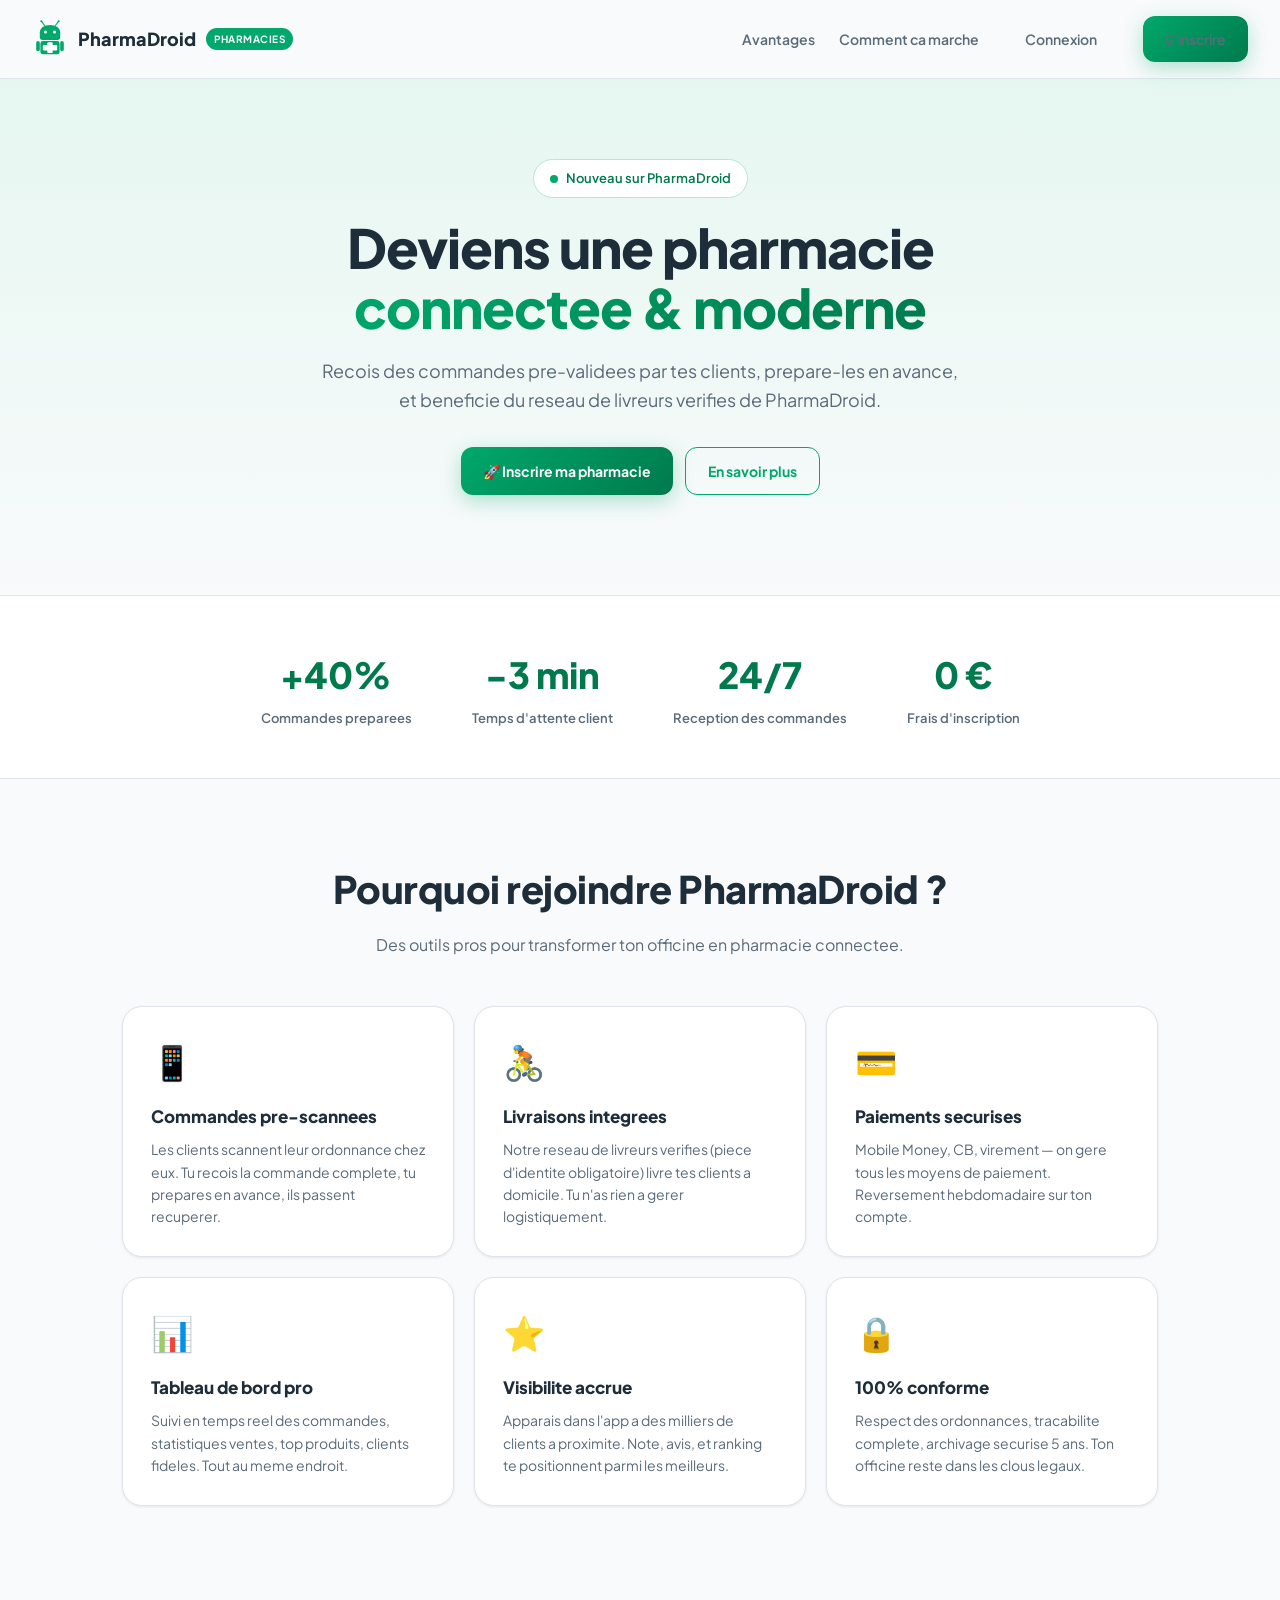
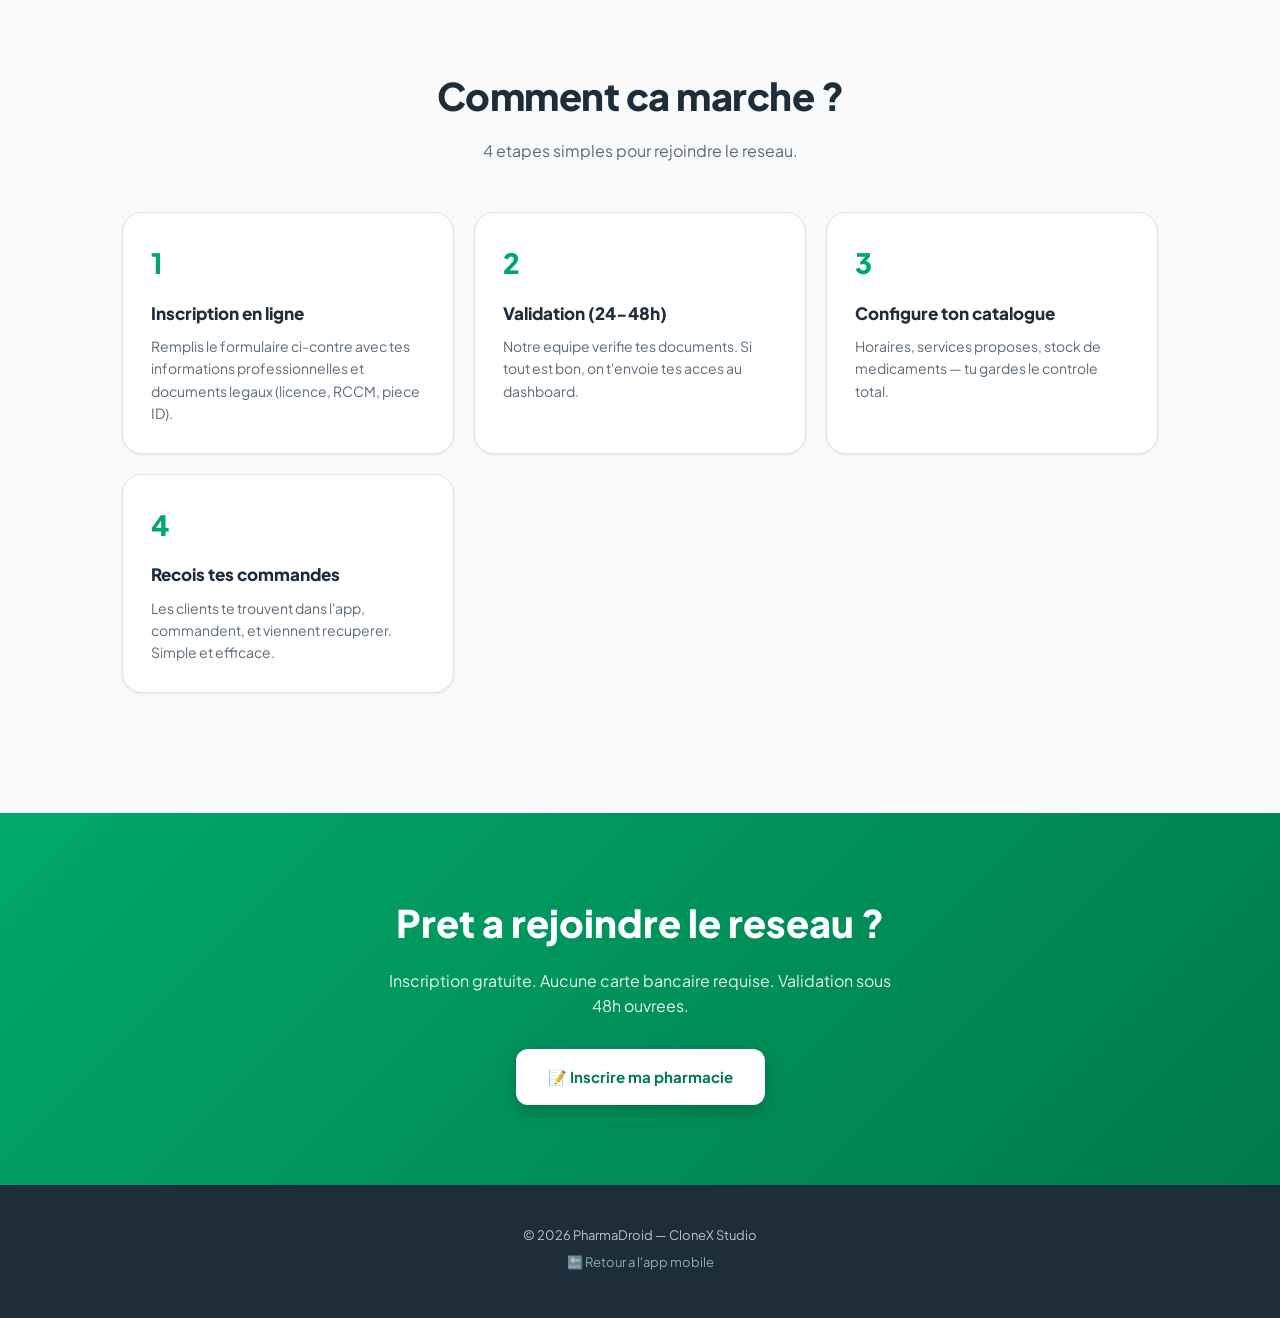
<file: pharmacies/index.html>
<!DOCTYPE html>
<html lang="fr">
<head>
  <meta charset="UTF-8">
  <meta name="viewport" content="width=device-width,initial-scale=1">
  <meta name="theme-color" content="#00A86B">
  <title>PharmaDroid — Portail Pharmacies</title>
  <link href="https://fonts.googleapis.com/css2?family=Plus+Jakarta+Sans:wght@400;500;600;700;800&display=swap" rel="stylesheet">
  <style>
    *,*::before,*::after { box-sizing: border-box; margin: 0; padding: 0; }
    :root{
      --green:#00A86B; --green-dark:#007A4D; --green-darker:#005934;
      --green-light:#E6F7F1; --green-mid:#B3E8D4;
      --text:#1E2D3A; --text-light:#5A6B7A; --text-muted:#9AAAB8;
      --grey-50:#F8FAFB; --grey-100:#F0F4F7; --grey-200:#DDE4EC;
      --red:#FF4757; --orange:#FF6B35; --blue:#4F80FF; --yellow:#FFB800;
      --shadow:0 1px 3px rgba(15,26,36,0.08);
      --shadow-md:0 4px 12px rgba(15,26,36,0.10);
      --shadow-green:0 6px 20px rgba(0,168,107,0.3);
    }
    html, body { font-family:'Plus Jakarta Sans',system-ui,sans-serif; color:var(--text); background:var(--grey-50); line-height:1.6; -webkit-font-smoothing: antialiased; }
    a { color: var(--green); text-decoration:none; }

    /* ═══ Landing ═══ */
    .nav {
      position:sticky; top:0; z-index:100;
      padding:16px 32px; background: rgba(248,250,251,0.85); backdrop-filter: blur(20px);
      border-bottom: 1px solid var(--grey-200);
      display:flex; align-items:center; justify-content:space-between;
    }
    .brand { display:flex; align-items:center; gap:10px; font-weight:800; font-size:18px; color: var(--text); }
    .brand-badge { background: var(--green); color:white; font-size:10px; font-weight:700; padding:3px 8px; border-radius:100px; letter-spacing:0.05em; text-transform:uppercase; }
    .nav-links { display:flex; gap:24px; list-style:none; align-items:center; }
    .nav-links a { font-weight:600; font-size:14px; color: var(--text-light); }
    .nav-links a:hover { color: var(--green); }
    .btn {
      display:inline-flex; align-items:center; gap:8px;
      padding:12px 22px; border-radius:12px;
      font-weight:700; font-size:14px; cursor:pointer;
      border:none; font-family:inherit; transition: transform 0.12s;
      text-decoration:none;
    }
    .btn:active { transform: scale(0.98); }
    .btn-primary { background:linear-gradient(135deg,var(--green),var(--green-dark)); color:white; box-shadow: var(--shadow-green); }
    .btn-outline { background: transparent; border: 1.5px solid var(--green); color: var(--green); }
    .btn-ghost { background: transparent; color: var(--text); }

    /* Hero */
    .hero {
      padding: 80px 32px 100px; text-align:center;
      background: linear-gradient(180deg, var(--green-light) 0%, var(--grey-50) 100%);
      position: relative; overflow: hidden;
    }
    .hero h1 {
      font-size: clamp(32px, 5vw, 54px); line-height:1.1;
      font-weight:800; letter-spacing:-1px;
      margin-bottom:20px; color: var(--text);
    }
    .hero h1 .gradient {
      background: linear-gradient(135deg, var(--green), var(--green-dark));
      -webkit-background-clip: text; -webkit-text-fill-color: transparent;
    }
    .hero p.sub { font-size: 18px; color: var(--text-light); max-width: 640px; margin: 0 auto 32px; }
    .hero-cta { display:flex; gap:12px; justify-content:center; flex-wrap: wrap; }
    .hero-badge {
      display:inline-flex; align-items:center; gap:8px; margin-bottom:20px;
      padding:8px 16px; border-radius:100px;
      background: white; border:1px solid var(--green-mid);
      font-size: 13px; font-weight:600; color: var(--green-dark);
    }
    .hero-badge::before { content:''; width:8px; height:8px; border-radius:50%; background:var(--green); }

    /* Stats */
    .stats {
      display:flex; justify-content:center; gap:60px; flex-wrap: wrap;
      padding: 50px 32px; background:white;
      border-top: 1px solid var(--grey-200); border-bottom: 1px solid var(--grey-200);
    }
    .stat { text-align:center; }
    .stat-num { font-size: 36px; font-weight:800; color: var(--green-dark); }
    .stat-label { font-size: 13px; color: var(--text-light); font-weight:600; margin-top:4px; }

    /* Benefits */
    .section { padding: 80px 32px; max-width: 1100px; margin: 0 auto; }
    .section-title { font-size: clamp(26px, 3.5vw, 38px); font-weight:800; text-align:center; margin-bottom: 12px; letter-spacing:-0.5px; }
    .section-sub { font-size: 16px; color: var(--text-light); text-align:center; margin-bottom: 48px; max-width:580px; margin-left:auto; margin-right:auto; }
    .benefits { display:grid; grid-template-columns: repeat(auto-fit, minmax(250px, 1fr)); gap: 20px; }
    .benefit {
      background: white; padding: 28px; border-radius: 20px;
      border: 1px solid var(--grey-200); box-shadow: var(--shadow);
      transition: transform .15s, box-shadow .15s;
    }
    .benefit:hover { transform: translateY(-4px); box-shadow: var(--shadow-md); }
    .benefit-icon { font-size: 34px; margin-bottom: 14px; }
    .benefit h3 { font-size: 17px; font-weight:800; margin-bottom:8px; }
    .benefit p { font-size: 14px; color: var(--text-light); line-height: 1.6; }

    /* CTA section */
    .cta-section {
      background: linear-gradient(135deg, var(--green), var(--green-dark));
      padding: 80px 32px; text-align:center; color: white;
      margin-top: 40px;
    }
    .cta-section h2 { font-size: clamp(26px, 3.5vw, 38px); font-weight:800; margin-bottom:14px; }
    .cta-section p { font-size: 16px; opacity: 0.9; max-width: 520px; margin: 0 auto 30px; }
    .cta-section .btn-primary { background: white; color: var(--green-dark); box-shadow: 0 6px 20px rgba(0,0,0,0.2); }

    /* Form modal */
    .modal-overlay {
      position:fixed; inset:0; z-index:1000;
      background: rgba(15,26,36,0.6); backdrop-filter: blur(6px);
      display: flex; align-items: center; justify-content: center; padding: 20px;
      opacity: 0; pointer-events: none; transition: opacity 0.2s;
    }
    .modal-overlay.open { opacity: 1; pointer-events: auto; }
    .modal {
      background: white; max-width: 480px; width: 100%;
      border-radius: 24px; padding: 30px; max-height: 90vh; overflow-y: auto;
      transform: scale(0.95); transition: transform 0.2s;
    }
    .modal-overlay.open .modal { transform: scale(1); }
    .modal h2 { font-size: 22px; font-weight:800; margin-bottom: 6px; }
    .modal p.sub { font-size: 13px; color: var(--text-light); margin-bottom: 22px; }
    label { display: block; font-size: 12px; font-weight:700; color: var(--text-light); letter-spacing: 0.05em; text-transform: uppercase; margin-top: 14px; margin-bottom: 6px; }
    input, select, textarea {
      width: 100%; padding: 12px 14px; border-radius: 12px;
      border: 1px solid var(--grey-200); background: var(--grey-50);
      font-family: inherit; font-size: 14px; color: var(--text); outline: none;
    }
    input:focus, select:focus, textarea:focus { border-color: var(--green); background: white; }
    textarea { resize: vertical; min-height: 80px; }
    .file-upload {
      display: block; padding: 14px; border-radius: 12px;
      border: 2px dashed var(--grey-200); background: var(--grey-50);
      text-align: center; cursor: pointer; font-size: 13px; color: var(--text-light);
    }
    .file-upload:hover { border-color: var(--green); color: var(--green); }
    .file-upload.filled { border-color: var(--green); color: var(--green); background: var(--green-light); }
    .form-actions { display: flex; gap: 10px; margin-top: 24px; }
    .form-actions .btn { flex: 1; }

    /* Success overlay */
    .success-overlay {
      position:fixed; inset:0; z-index:1001;
      background: white; display:none; flex-direction: column;
      align-items:center; justify-content:center; padding: 30px; text-align:center;
    }
    .success-overlay.open { display: flex; }
    .success-overlay .icon { font-size: 80px; margin-bottom: 20px; animation: bounce 0.6s; }
    .success-overlay h2 { font-size: 28px; font-weight:800; margin-bottom: 12px; }
    .success-overlay p { font-size: 16px; color: var(--text-light); max-width: 480px; margin-bottom: 24px; }

    @keyframes bounce {
      0%, 100% { transform: translateY(0); }
      50% { transform: translateY(-20px); }
    }

    /* Dashboard */
    .dashboard {
      min-height: 100vh; background: var(--grey-100);
      display: none;
    }
    .dashboard.active { display: block; }
    .dash-header {
      background: white; padding: 18px 32px; border-bottom: 1px solid var(--grey-200);
      display: flex; align-items: center; justify-content: space-between;
    }
    .dash-main { padding: 32px; max-width: 1100px; margin: 0 auto; }
    .dash-grid { display: grid; grid-template-columns: repeat(auto-fit, minmax(220px, 1fr)); gap: 16px; margin-bottom: 24px; }
    .dash-card {
      background: white; padding: 20px; border-radius: 16px; box-shadow: var(--shadow);
      border-top: 3px solid var(--green);
    }
    .dash-card .label { font-size: 11px; font-weight: 700; color: var(--text-light); text-transform: uppercase; letter-spacing: 0.05em; }
    .dash-card .value { font-size: 28px; font-weight: 800; color: var(--text); margin-top: 6px; }
    .orders-list { background: white; border-radius: 16px; padding: 20px; box-shadow: var(--shadow); }
    .order-row { padding: 14px 0; border-bottom: 1px solid var(--grey-100); display: flex; align-items: center; gap: 14px; }
    .order-row:last-child { border: none; }
    .order-icon { width: 44px; height: 44px; border-radius: 12px; background: var(--green-light); display: flex; align-items: center; justify-content: center; font-size: 20px; }
    .order-info { flex: 1; min-width: 0; }
    .order-name { font-weight: 700; font-size: 14px; }
    .order-meta { font-size: 12px; color: var(--text-light); margin-top: 2px; }
    .order-status { padding: 4px 10px; border-radius: 100px; font-size: 11px; font-weight: 700; }

    /* Footer */
    footer {
      padding: 40px 32px; text-align: center;
      background: var(--text); color: white;
    }
    footer p { font-size: 13px; opacity: 0.7; margin-bottom: 6px; }
    footer a { color: var(--green-mid); }

    @media (max-width: 640px) {
      .nav { padding: 14px 20px; }
      .nav-links a:not(.btn) { display: none; }
      .hero { padding: 50px 20px 70px; }
      .section { padding: 50px 20px; }
      .stats { gap: 30px; padding: 30px 20px; }
    }
  </style>
</head>
<body>

<!-- NAV -->
<nav class="nav">
  <div class="brand">
    <svg width="36" height="40" viewBox="0 0 120 130" fill="none">
      <line x1="42" y1="20" x2="33" y2="8" stroke="#00A86B" stroke-width="3.5" stroke-linecap="round"/>
      <circle cx="31" cy="6" r="3.5" fill="#00A86B"/>
      <line x1="78" y1="20" x2="87" y2="8" stroke="#00A86B" stroke-width="3.5" stroke-linecap="round"/>
      <circle cx="89" cy="6" r="3.5" fill="#00A86B"/>
      <path d="M26 44 C26 28 40 18 60 18 C80 18 94 28 94 44 L94 60 C94 65 90 68 85 68 L35 68 C30 68 26 65 26 60 Z" fill="#00A86B"/>
      <circle cx="45" cy="42" r="5" fill="white"/>
      <circle cx="75" cy="42" r="5" fill="white"/>
      <rect x="28" y="72" width="64" height="44" rx="8" fill="#00A86B"/>
      <rect x="14" y="72" width="12" height="34" rx="6" fill="#00A86B"/>
      <rect x="94" y="72" width="12" height="34" rx="6" fill="#00A86B"/>
      <rect x="36" y="85" width="48" height="18" rx="4" fill="white"/>
      <rect x="51" y="76" width="18" height="36" rx="4" fill="white"/>
    </svg>
    <span>PharmaDroid</span>
    <span class="brand-badge">Pharmacies</span>
  </div>
  <ul class="nav-links">
    <li><a href="#benefits">Avantages</a></li>
    <li><a href="#how">Comment ca marche</a></li>
    <li><a href="#" class="btn btn-ghost" onclick="openLogin(); return false;">Connexion</a></li>
    <li><a href="#" class="btn btn-primary" onclick="openRegister(); return false;">S'inscrire</a></li>
  </ul>
</nav>

<!-- HERO -->
<section class="hero">
  <div class="hero-badge">Nouveau sur PharmaDroid</div>
  <h1>Deviens une pharmacie<br><span class="gradient">connectee & moderne</span></h1>
  <p class="sub">Recois des commandes pre-validees par tes clients, prepare-les en avance, et beneficie du reseau de livreurs verifies de PharmaDroid.</p>
  <div class="hero-cta">
    <a href="#" class="btn btn-primary" onclick="openRegister(); return false;">🚀 Inscrire ma pharmacie</a>
    <a href="#how" class="btn btn-outline">En savoir plus</a>
  </div>
</section>

<!-- STATS -->
<section class="stats">
  <div class="stat">
    <div class="stat-num">+40%</div>
    <div class="stat-label">Commandes preparees</div>
  </div>
  <div class="stat">
    <div class="stat-num">-3 min</div>
    <div class="stat-label">Temps d'attente client</div>
  </div>
  <div class="stat">
    <div class="stat-num">24/7</div>
    <div class="stat-label">Reception des commandes</div>
  </div>
  <div class="stat">
    <div class="stat-num">0 €</div>
    <div class="stat-label">Frais d'inscription</div>
  </div>
</section>

<!-- BENEFITS -->
<section class="section" id="benefits">
  <h2 class="section-title">Pourquoi rejoindre PharmaDroid ?</h2>
  <p class="section-sub">Des outils pros pour transformer ton officine en pharmacie connectee.</p>
  <div class="benefits">
    <div class="benefit">
      <div class="benefit-icon">📱</div>
      <h3>Commandes pre-scannees</h3>
      <p>Les clients scannent leur ordonnance chez eux. Tu recois la commande complete, tu prepares en avance, ils passent recuperer.</p>
    </div>
    <div class="benefit">
      <div class="benefit-icon">🚴</div>
      <h3>Livraisons integrees</h3>
      <p>Notre reseau de livreurs verifies (piece d'identite obligatoire) livre tes clients a domicile. Tu n'as rien a gerer logistiquement.</p>
    </div>
    <div class="benefit">
      <div class="benefit-icon">💳</div>
      <h3>Paiements securises</h3>
      <p>Mobile Money, CB, virement — on gere tous les moyens de paiement. Reversement hebdomadaire sur ton compte.</p>
    </div>
    <div class="benefit">
      <div class="benefit-icon">📊</div>
      <h3>Tableau de bord pro</h3>
      <p>Suivi en temps reel des commandes, statistiques ventes, top produits, clients fideles. Tout au meme endroit.</p>
    </div>
    <div class="benefit">
      <div class="benefit-icon">⭐</div>
      <h3>Visibilite accrue</h3>
      <p>Apparais dans l'app a des milliers de clients a proximite. Note, avis, et ranking te positionnent parmi les meilleurs.</p>
    </div>
    <div class="benefit">
      <div class="benefit-icon">🔒</div>
      <h3>100% conforme</h3>
      <p>Respect des ordonnances, tracabilite complete, archivage securise 5 ans. Ton officine reste dans les clous legaux.</p>
    </div>
  </div>
</section>

<!-- HOW IT WORKS -->
<section class="section" id="how">
  <h2 class="section-title">Comment ca marche ?</h2>
  <p class="section-sub">4 etapes simples pour rejoindre le reseau.</p>
  <div class="benefits">
    <div class="benefit">
      <div class="benefit-icon" style="color: var(--green); font-weight: 800; font-size: 28px;">1</div>
      <h3>Inscription en ligne</h3>
      <p>Remplis le formulaire ci-contre avec tes informations professionnelles et documents legaux (licence, RCCM, piece ID).</p>
    </div>
    <div class="benefit">
      <div class="benefit-icon" style="color: var(--green); font-weight: 800; font-size: 28px;">2</div>
      <h3>Validation (24-48h)</h3>
      <p>Notre equipe verifie tes documents. Si tout est bon, on t'envoie tes acces au dashboard.</p>
    </div>
    <div class="benefit">
      <div class="benefit-icon" style="color: var(--green); font-weight: 800; font-size: 28px;">3</div>
      <h3>Configure ton catalogue</h3>
      <p>Horaires, services proposes, stock de medicaments — tu gardes le controle total.</p>
    </div>
    <div class="benefit">
      <div class="benefit-icon" style="color: var(--green); font-weight: 800; font-size: 28px;">4</div>
      <h3>Recois tes commandes</h3>
      <p>Les clients te trouvent dans l'app, commandent, et viennent recuperer. Simple et efficace.</p>
    </div>
  </div>
</section>

<!-- CTA -->
<section class="cta-section">
  <h2>Pret a rejoindre le reseau ?</h2>
  <p>Inscription gratuite. Aucune carte bancaire requise. Validation sous 48h ouvrees.</p>
  <a href="#" class="btn btn-primary" onclick="openRegister(); return false;" style="font-size:15px; padding:16px 32px;">📝 Inscrire ma pharmacie</a>
</section>

<!-- FOOTER -->
<footer>
  <p>© 2026 PharmaDroid — CloneX Studio</p>
  <p><a href="../index.html">🔙 Retour a l'app mobile</a></p>
</footer>

<!-- REGISTER MODAL -->
<div class="modal-overlay" id="modal-register">
  <div class="modal">
    <h2>📋 Inscription Pharmacie</h2>
    <p class="sub">Remplis les informations ci-dessous. Validation par notre equipe sous 48h.</p>

    <form onsubmit="return submitRegister(event);">
      <label>Nom de la pharmacie</label>
      <input type="text" name="name" required placeholder="Pharmacie Centrale">

      <label>Adresse complete</label>
      <input type="text" name="address" required placeholder="12 Rue de la Liberte, Douala">

      <label>Telephone</label>
      <input type="tel" name="phone" required placeholder="+237 699 XX XX XX">

      <label>Email</label>
      <input type="email" name="email" required placeholder="contact@pharmacie.cm">

      <label>Numero de licence</label>
      <input type="text" name="license" required placeholder="Ex: PH-237-001234">

      <label>RCCM / N° SIRET</label>
      <input type="text" name="rccm" required placeholder="Ex: RC/DLA/2024/A/1234">

      <label>Horaires d'ouverture</label>
      <input type="text" name="hours" required placeholder="Ex: Lun-Sam 8h-20h, Dim 9h-13h">

      <label>Services proposes</label>
      <select name="services" multiple size="3">
        <option value="delivery">Livraison a domicile</option>
        <option value="onduty">Pharmacie de garde</option>
        <option value="vaccination">Vaccinations</option>
      </select>

      <label>Licence professionnelle (PDF/JPG)</label>
      <label class="file-upload" id="file-license-label" for="file-license">
        📄 Cliquer pour telecharger
      </label>
      <input type="file" id="file-license" accept="image/*,application/pdf" style="display:none" onchange="onFilePicked(this, 'file-license-label')" required>

      <label>Message (optionnel)</label>
      <textarea name="message" placeholder="Informations supplementaires..."></textarea>

      <div class="form-actions">
        <button type="button" class="btn btn-ghost" onclick="closeModal('modal-register')">Annuler</button>
        <button type="submit" class="btn btn-primary">Envoyer la demande</button>
      </div>
    </form>
  </div>
</div>

<!-- LOGIN MODAL -->
<div class="modal-overlay" id="modal-login">
  <div class="modal">
    <h2>🔐 Connexion Pharmacie</h2>
    <p class="sub">Acces reserve aux pharmacies validees.</p>

    <form onsubmit="return submitLogin(event);">
      <label>Email</label>
      <input type="email" name="email" required placeholder="contact@pharmacie.cm">

      <label>Mot de passe</label>
      <input type="password" name="password" required>

      <div class="form-actions">
        <button type="button" class="btn btn-ghost" onclick="closeModal('modal-login')">Annuler</button>
        <button type="submit" class="btn btn-primary">Se connecter</button>
      </div>
    </form>
  </div>
</div>

<!-- SUCCESS OVERLAY -->
<div class="success-overlay" id="success">
  <div class="icon">✅</div>
  <h2>Demande envoyee !</h2>
  <p>Merci de ton interet pour PharmaDroid. Notre equipe examine ta demande et te repondra par email sous 24-48h ouvrees.</p>
  <button class="btn btn-primary" onclick="document.getElementById('success').classList.remove('open');">Retour a l'accueil</button>
</div>

<!-- DASHBOARD (demo) -->
<div class="dashboard" id="dashboard">
  <div class="dash-header">
    <div class="brand">
      <svg width="28" height="30" viewBox="0 0 120 130" fill="none">
        <path d="M26 44 C26 28 40 18 60 18 C80 18 94 28 94 44 L94 60 C94 65 90 68 85 68 L35 68 C30 68 26 65 26 60 Z" fill="#00A86B"/>
        <rect x="28" y="72" width="64" height="44" rx="8" fill="#00A86B"/>
        <rect x="36" y="85" width="48" height="18" rx="4" fill="white"/>
        <rect x="51" y="76" width="18" height="36" rx="4" fill="white"/>
      </svg>
      <span>Dashboard Pharmacie Centrale</span>
    </div>
    <button class="btn btn-ghost" onclick="logout()">Deconnexion</button>
  </div>
  <div class="dash-main">
    <div class="dash-grid">
      <div class="dash-card">
        <div class="label">Commandes aujourd'hui</div>
        <div class="value">12</div>
      </div>
      <div class="dash-card">
        <div class="label">En preparation</div>
        <div class="value">3</div>
      </div>
      <div class="dash-card">
        <div class="label">CA du jour</div>
        <div class="value">248 €</div>
      </div>
      <div class="dash-card">
        <div class="label">Note moyenne</div>
        <div class="value">⭐ 4.8</div>
      </div>
    </div>

    <h3 style="margin: 24px 0 14px; font-weight: 800;">Commandes en cours</h3>
    <div class="orders-list">
      <div class="order-row">
        <div class="order-icon">📦</div>
        <div class="order-info">
          <div class="order-name">Amadou K. — 2 articles</div>
          <div class="order-meta">Doliprane, Humex • Il y a 3 min</div>
        </div>
        <div class="order-status" style="background:#FFB80020;color:#B8860B">En preparation</div>
      </div>
      <div class="order-row">
        <div class="order-icon">🚴</div>
        <div class="order-info">
          <div class="order-name">Fatima N. — 1 article (livraison)</div>
          <div class="order-meta">Aspirine 500 • Il y a 12 min</div>
        </div>
        <div class="order-status" style="background:#00A86B20;color:#00A86B">Prete</div>
      </div>
      <div class="order-row">
        <div class="order-icon">📦</div>
        <div class="order-info">
          <div class="order-name">Boris T. — 3 articles</div>
          <div class="order-meta">Voltarene, Nurofen, Strepsils • Il y a 18 min</div>
        </div>
        <div class="order-status" style="background:#FF6B3520;color:#FF6B35">Nouvelle</div>
      </div>
    </div>
  </div>
</div>

<script>
function openRegister() { document.getElementById('modal-register').classList.add('open'); }
function openLogin() { document.getElementById('modal-login').classList.add('open'); }
function closeModal(id) { document.getElementById(id).classList.remove('open'); }

function onFilePicked(input, labelId) {
  var label = document.getElementById(labelId);
  if (input.files && input.files[0]) {
    label.textContent = '✓ ' + input.files[0].name;
    label.classList.add('filled');
  }
}

function submitRegister(e) {
  e.preventDefault();
  /* In production: POST to backend /api/pharmacies/register */
  var form = e.target;
  var data = {};
  Array.from(form.elements).forEach(function(el) {
    if (el.name) data[el.name] = el.value;
  });
  console.log('Pharmacy registration submitted:', data);
  /* Save locally for demo */
  try {
    localStorage.setItem('pd_pharmacy_pending', JSON.stringify(Object.assign({}, data, { submittedAt: Date.now() })));
  } catch (err) {}

  closeModal('modal-register');
  document.getElementById('success').classList.add('open');
  form.reset();
  return false;
}

function submitLogin(e) {
  e.preventDefault();
  /* In production: POST /api/pharmacies/login */
  /* For demo: show dashboard */
  closeModal('modal-login');
  document.getElementById('dashboard').classList.add('active');
  document.querySelector('nav').style.display = 'none';
  document.querySelectorAll('section, footer').forEach(function(el) { el.style.display = 'none'; });
  return false;
}

function logout() {
  document.getElementById('dashboard').classList.remove('active');
  document.querySelector('nav').style.display = '';
  document.querySelectorAll('section, footer').forEach(function(el) { el.style.display = ''; });
}

/* Close modals on overlay click */
document.querySelectorAll('.modal-overlay').forEach(function(m) {
  m.addEventListener('click', function(e) {
    if (e.target === m) m.classList.remove('open');
  });
});
</script>

</body>
</html>
</file>
